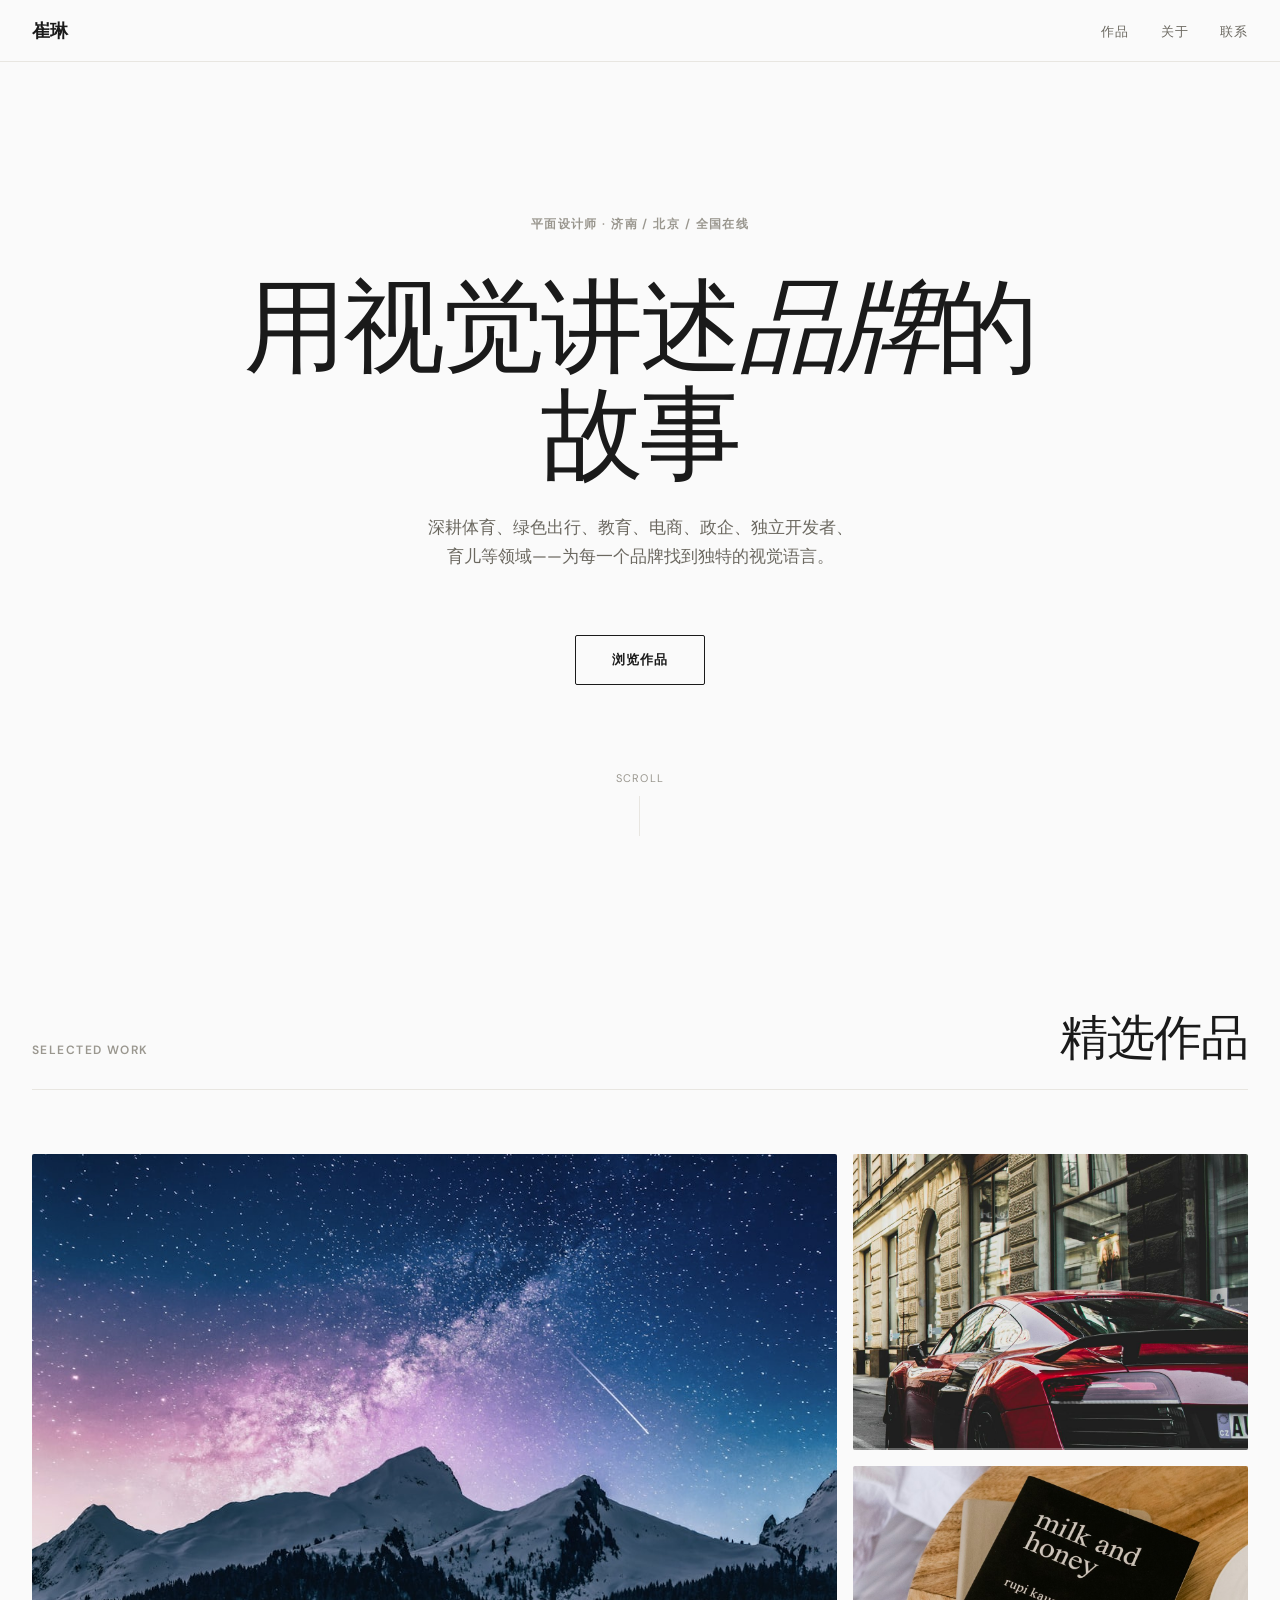
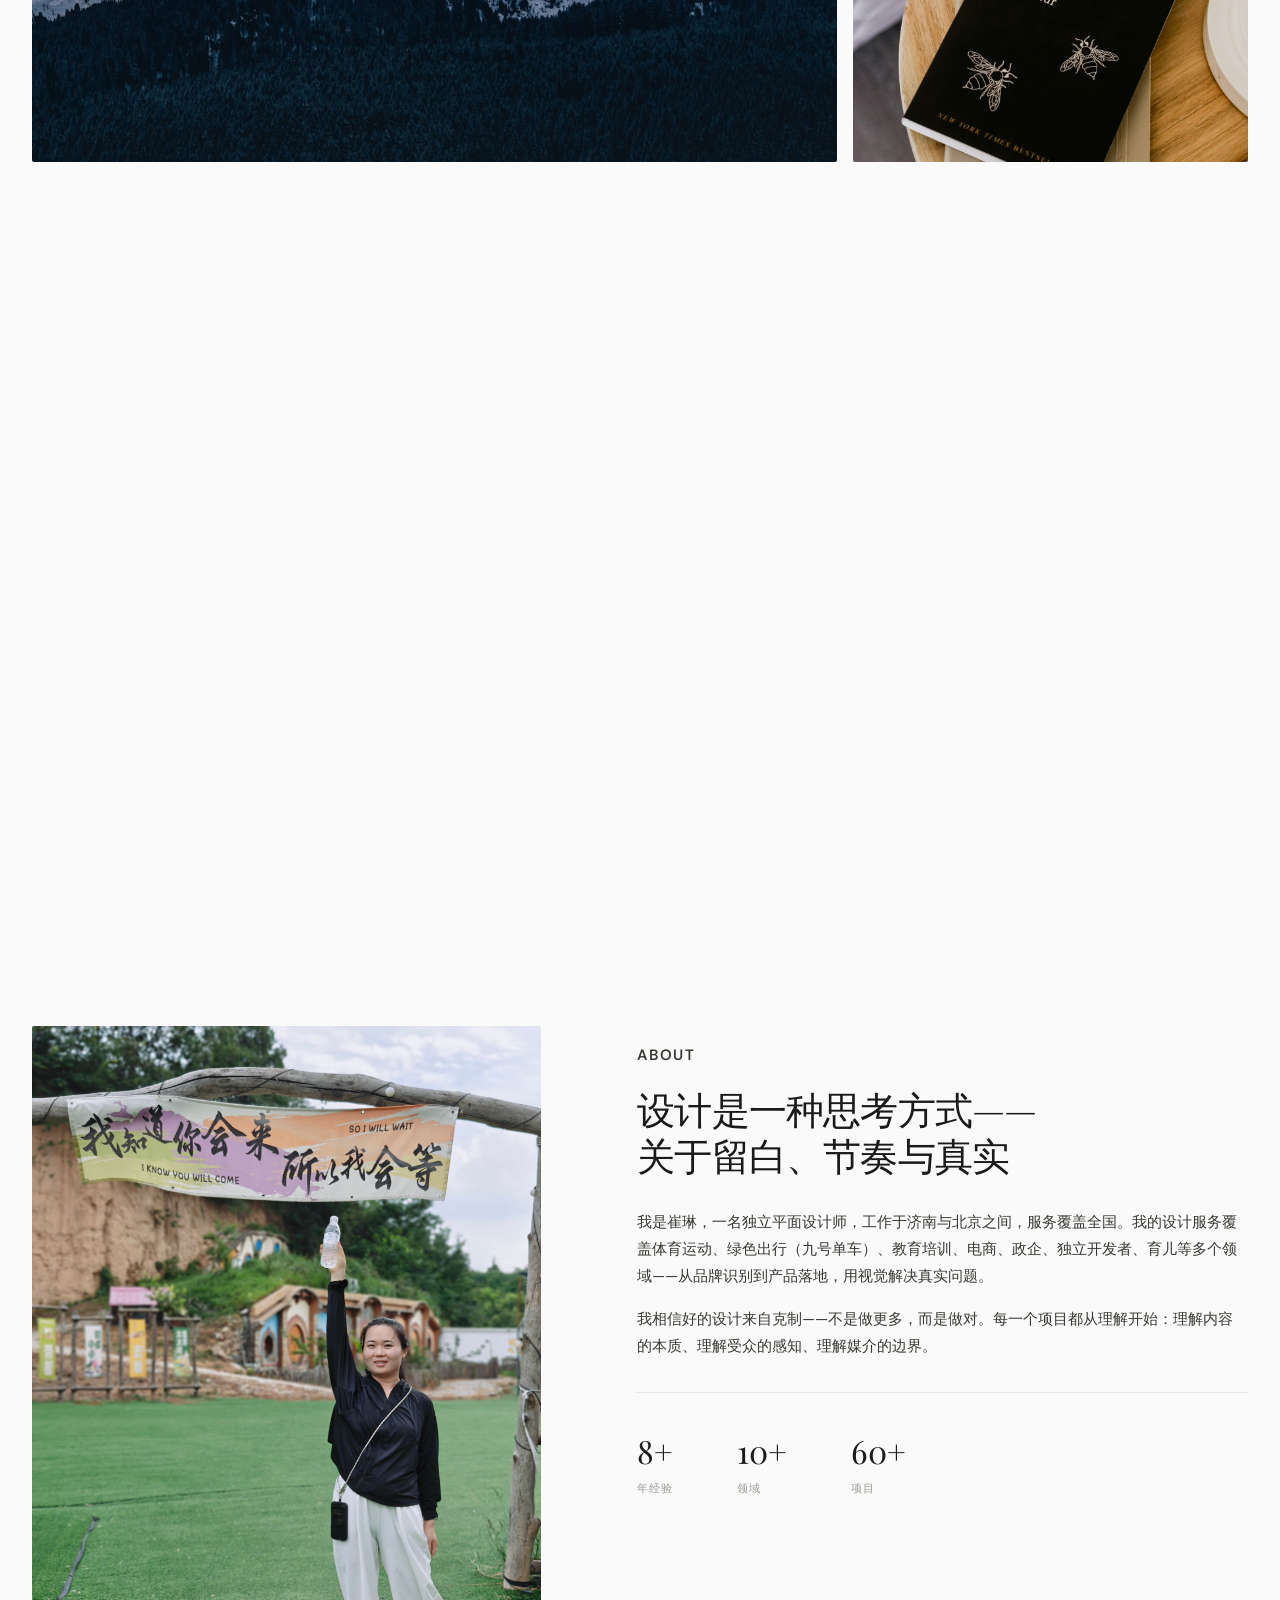
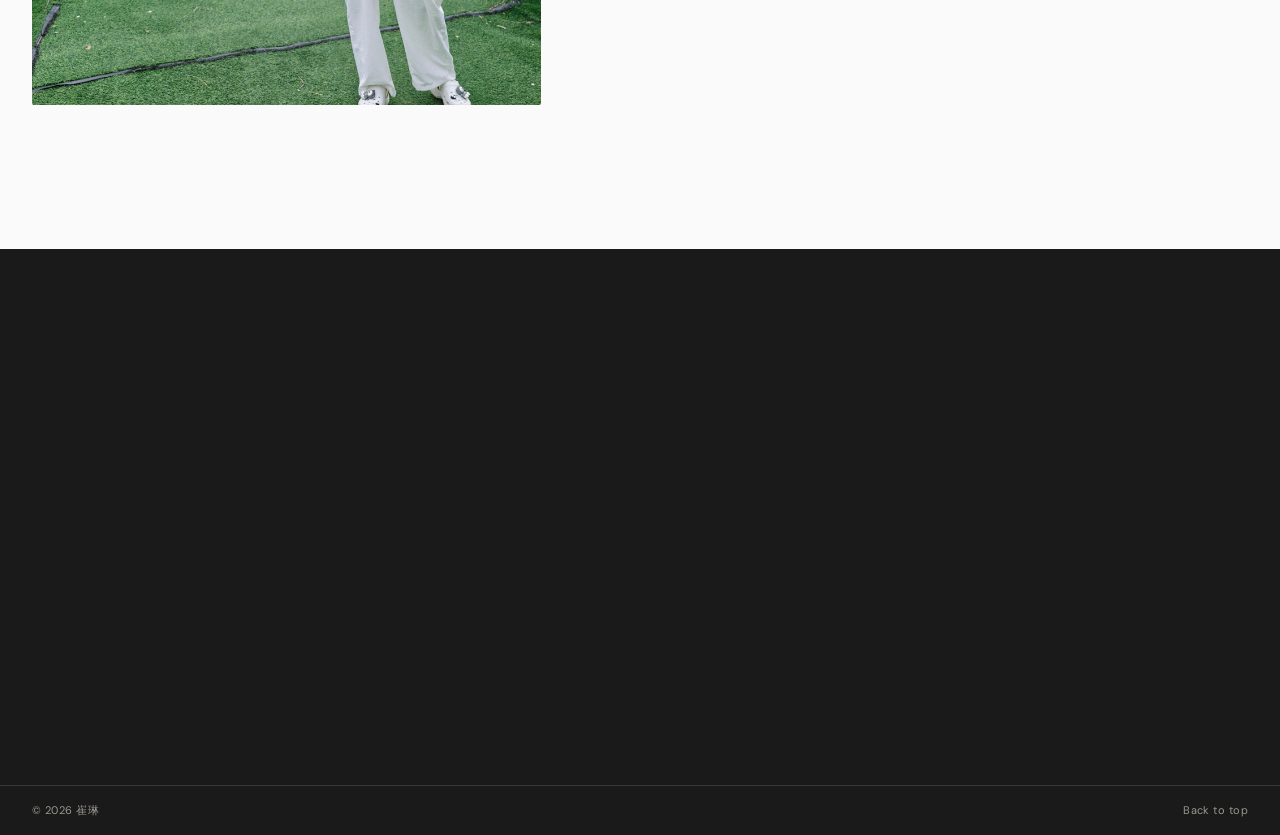
<file: index.html>
<!DOCTYPE html>
<html lang="zh-CN">
<head>
    <meta charset="UTF-8">
    <meta name="viewport" content="width=device-width, initial-scale=1.0">
    <title>崔琳 — 平面设计师</title>
    <link rel="icon" type="image/x-icon" href="static/assets/icons/favicon.ico">
    <link rel="icon" type="image/png" sizes="32x32" href="static/assets/icons/favicon-32.png">
    <link rel="icon" type="image/png" sizes="16x16" href="static/assets/icons/favicon-16.png">
    <link rel="apple-touch-icon" href="static/assets/icons/apple-touch-icon.png">
    <link rel="manifest" href="static/assets/icons/site.webmanifest">
    <meta name="description" content="崔琳 — 独立平面设计师，专注于品牌视觉、赛事设计、电商视觉、政企UI等领域，8年+经验，60+项目。">
    <meta property="og:title" content="崔琳 — 平面设计师">
    <meta property="og:description" content="用视觉讲述品牌的故事。深耕体育、绿色出行、教育、电商、政企等领域。">
    <meta property="og:type" content="website">
    <meta property="og:url" content="https://qlink.ai-trainer.fun">
    <meta name="twitter:card" content="summary_large_image">
    <link rel="canonical" href="https://qlink.ai-trainer.fun">
    <!-- preconnect 必须在字体 stylesheet 之前，才能对该请求生效 -->
    <link rel="preconnect" href="https://fonts.font.im">
    <!-- 替换 Google Fonts 为国内镜像，避免国内网络阻塞渲染 -->
    <link href="https://fonts.font.im/css2?family=Playfair+Display:ital,wght@0,400;0,600;1,400&family=DM+Sans:wght@400;500;600&display=swap" rel="stylesheet">
    <!-- preload LCP 首屏最大图（仅桌面端，移动端通过 CSS 条件加载） -->
    <link rel="preload" as="image" href="static/images/green/001-branding.jpg" media="(min-width: 601px)">
    <style>
        :root {
            --black: #1a1a1a;
            --white: #fafafa;
            --gray-100: #f5f5f3;
            --gray-200: #e8e6e1;
            --gray-400: #9a978f;
            --gray-600: #6b6860;
            --gray-800: #3a3832;
            --radius: 2px;
            --space-xs: 8px;
            --space-sm: 16px;
            --space-md: 32px;
            --space-lg: 64px;
            --space-xl: 96px;
            --space-2xl: 144px;
            --ease-out: cubic-bezier(0.25, 0.1, 0.25, 1);
            --duration: 600ms;
        }

        *, *::before, *::after {
            margin: 0;
            padding: 0;
            box-sizing: border-box;
        }

        html {
            scroll-behavior: smooth;
            font-size: 16px;
        }

        body {
            font-family: 'DM Sans', sans-serif;
            color: var(--black);
            background: var(--white);
            line-height: 1.6;
            -webkit-font-smoothing: antialiased;
            -moz-osx-font-smoothing: grayscale;
        }

        /* ===== NAV ===== */
        nav {
            position: fixed;
            top: 0;
            left: 0;
            right: 0;
            z-index: 100;
            display: flex;
            justify-content: space-between;
            align-items: center;
            padding: var(--space-sm) var(--space-md);
            background: rgba(250, 250, 250, 0.92);
            backdrop-filter: blur(12px);
            -webkit-backdrop-filter: blur(12px);
            border-bottom: 1px solid var(--gray-200);
        }

        .nav-logo {
            font-family: 'Playfair Display', serif;
            font-size: 1.125rem;
            font-weight: 600;
            letter-spacing: -0.02em;
            color: var(--black);
            text-decoration: none;
        }

        .nav-links {
            display: flex;
            gap: var(--space-md);
            list-style: none;
        }

        .nav-links a {
            font-size: 0.8125rem;
            font-weight: 500;
            letter-spacing: 0.06em;
            text-transform: uppercase;
            color: var(--gray-600);
            text-decoration: none;
            position: relative;
            transition: color var(--duration) var(--ease-out);
        }

        .nav-links a::after {
            content: '';
            position: absolute;
            bottom: -4px;
            left: 0;
            width: 0;
            height: 1px;
            background: var(--black);
            transition: width var(--duration) var(--ease-out);
        }

        .nav-links a:hover {
            color: var(--black);
        }

        .nav-links a:hover::after {
            width: 100%;
        }

        .nav-menu-btn {
            display: none;
            background: none;
            border: none;
            cursor: pointer;
            padding: var(--space-xs);
        }

        .nav-menu-btn span {
            display: block;
            width: 24px;
            height: 1.5px;
            background: var(--black);
            margin: 5px 0;
            transition: all 0.3s var(--ease-out);
        }

        /* ===== HERO ===== */
        .hero {
            min-height: 100vh;
            min-height: 100dvh;
            display: flex;
            flex-direction: column;
            justify-content: center;
            align-items: center;
            text-align: center;
            padding: var(--space-2xl) var(--space-md);
        }

        .hero-tag {
            font-size: 0.75rem;
            font-weight: 600;
            letter-spacing: 0.12em;
            text-transform: uppercase;
            color: var(--gray-400);
            margin-bottom: var(--space-md);
            opacity: 0;
            transform: translateY(20px);
        }

        .hero-title {
            font-family: 'Playfair Display', serif;
            font-size: clamp(3rem, 8vw, 7rem);
            font-weight: 400;
            line-height: 1.05;
            letter-spacing: -0.03em;
            color: var(--black);
            max-width: 800px;
            opacity: 0;
            transform: translateY(30px);
        }

        .hero-title em {
            font-style: italic;
            font-weight: 400;
        }

        .hero-sub {
            margin-top: var(--space-md);
            font-size: 1.0625rem;
            color: var(--gray-600);
            max-width: 440px;
            line-height: 1.7;
            opacity: 0;
            transform: translateY(20px);
        }

        .hero-cta {
            margin-top: var(--space-lg);
            opacity: 0;
            transform: translateY(20px);
        }

        .btn {
            display: inline-block;
            padding: 14px 36px;
            font-family: 'DM Sans', sans-serif;
            font-size: 0.8125rem;
            font-weight: 600;
            letter-spacing: 0.08em;
            text-transform: uppercase;
            text-decoration: none;
            border: 1.5px solid var(--black);
            border-radius: var(--radius);
            color: var(--black);
            background: transparent;
            cursor: pointer;
            transition: all 0.35s var(--ease-out);
        }

        .btn:hover {
            background: var(--black);
            color: var(--white);
        }

        .hero-scroll {
            position: absolute;
            bottom: var(--space-lg);
            display: flex;
            flex-direction: column;
            align-items: center;
            gap: var(--space-xs);
            opacity: 0;
        }

        .hero-scroll span {
            font-size: 0.6875rem;
            letter-spacing: 0.1em;
            text-transform: uppercase;
            color: var(--gray-400);
        }

        .scroll-line {
            width: 1px;
            height: 40px;
            background: var(--gray-200);
            position: relative;
            overflow: hidden;
        }

        .scroll-line::after {
            content: '';
            position: absolute;
            top: -100%;
            left: 0;
            width: 100%;
            height: 100%;
            background: var(--gray-600);
            animation: scrollDown 2s var(--ease-out) infinite;
        }

        @keyframes scrollDown {
            0% { top: -100%; }
            100% { top: 100%; }
        }

        /* ===== WORK GRID ===== */
        .work-section {
            padding: var(--space-xl) var(--space-md);
            max-width: 1280px;
            margin: 0 auto;
        }

        .section-header {
            display: flex;
            justify-content: space-between;
            align-items: baseline;
            margin-bottom: var(--space-lg);
            padding-bottom: var(--space-sm);
            border-bottom: 1px solid var(--gray-200);
        }

        .section-label {
            font-size: 0.75rem;
            font-weight: 600;
            letter-spacing: 0.12em;
            text-transform: uppercase;
            color: var(--gray-400);
        }

        .section-title {
            font-family: 'Playfair Display', serif;
            font-size: clamp(2rem, 4vw, 3rem);
            font-weight: 400;
            letter-spacing: -0.02em;
        }

        .work-grid {
            display: grid;
            grid-template-columns: repeat(3, 1fr);
            gap: var(--space-sm);
        }

        .work-item {
            position: relative;
            overflow: hidden;
            border-radius: var(--radius);
            cursor: pointer;
            aspect-ratio: 4 / 3;
            background: var(--gray-100);
        }

        .work-item:nth-child(1) {
            grid-column: span 2;
            grid-row: span 2;
            aspect-ratio: auto;
        }

        /* ===== CAROUSEL ===== */
        .carousel-inner {
            position: absolute;
            inset: 0;
            overflow: hidden;
        }

        .carousel-slide {
            position: absolute;
            inset: 0;
            width: 100%;
            height: 100%;
            object-fit: cover;
            opacity: 0;
            transform: scale(1.05);
            transition: opacity 0.8s var(--ease-out), transform 0.8s var(--ease-out);
        }

        .carousel-slide.active {
            opacity: 1;
            transform: scale(1);
        }

        .carousel-arrow {
            position: absolute;
            top: 50%;
            transform: translateY(-50%);
            z-index: 5;
            background: rgba(250,250,250,0.85);
            backdrop-filter: blur(4px);
            border: none;
            border-radius: 50%;
            width: 36px;
            height: 36px;
            font-size: 22px;
            cursor: pointer;
            opacity: 0;
            transition: opacity 0.3s var(--ease-out), transform 0.3s var(--ease-out);
            display: flex;
            align-items: center;
            justify-content: center;
            color: var(--black);
            line-height: 1;
        }

        .carousel-arrow:hover {
            background: var(--white);
        }

        .carousel-container:hover .carousel-arrow {
            opacity: 1;
        }

        .carousel-prev { left: 10px; }
        .carousel-next { right: 10px; }

        .carousel-indicators {
            position: absolute;
            bottom: 56px;
            left: 50%;
            transform: translateX(-50%);
            z-index: 5;
            display: flex;
            gap: 6px;
            opacity: 0;
            transition: opacity 0.3s var(--ease-out);
        }

        .carousel-container:hover .carousel-indicators {
            opacity: 1;
        }

        .carousel-dot {
            width: 20px;
            height: 3px;
            border-radius: 2px;
            background: rgba(250,250,250,0.4);
            cursor: pointer;
            transition: background 0.3s, width 0.3s var(--ease-out);
        }

        .carousel-dot.active {
            background: var(--white);
            width: 28px;
        }

        /* 自动轮播进度条 */
        .carousel-progress {
            position: absolute;
            bottom: 0;
            left: 0;
            height: 2px;
            background: rgba(250,250,250,0.3);
            z-index: 5;
            width: 100%;
        }

        .carousel-container:hover .carousel-progress {
            animation: progress 4s linear infinite;
        }

        @keyframes progress {
            0% { width: 0; }
            100% { width: 100%; }
        }

        /* ===== WORK OVERLAY ===== */
        .work-overlay {
            position: absolute;
            inset: 0;
            background: linear-gradient(to top, rgba(26,26,26,0.6) 0%, transparent 50%);
            opacity: 0;
            transition: opacity 0.5s var(--ease-out);
            display: flex;
            flex-direction: column;
            justify-content: flex-end;
            padding: var(--space-sm);
        }

        .work-item:hover .work-overlay {
            opacity: 1;
        }

        .work-overlay h3 {
            font-family: 'Playfair Display', serif;
            font-size: 1.25rem;
            font-weight: 400;
            color: var(--white);
        }

        .work-overlay p {
            font-size: 0.75rem;
            color: rgba(250,250,250,0.7);
            letter-spacing: 0.06em;
            text-transform: uppercase;
            margin-top: 4px;
        }

        /* ===== ABOUT ===== */
        .about-section {
            padding: var(--space-2xl) var(--space-md);
            max-width: 1280px;
            margin: 0 auto;
        }

        .about-grid {
            display: grid;
            grid-template-columns: 1fr 1.2fr;
            gap: var(--space-xl);
            align-items: start;
        }

        .about-portrait {
            aspect-ratio: 3 / 4;
            background: var(--gray-100);
            border-radius: var(--radius);
            overflow: hidden;
        }

        .about-portrait-img {
            width: 100%;
            height: 100%;
            object-fit: cover;
            display: block;
        }


        .about-content {
            padding-top: var(--space-sm);
        }

        .about-content .section-label {
            margin-bottom: var(--space-sm);
        }

        .about-content h2 {
            font-family: 'Playfair Display', serif;
            font-size: clamp(1.75rem, 3vw, 2.5rem);
            font-weight: 400;
            letter-spacing: -0.02em;
            line-height: 1.2;
            margin-bottom: var(--space-md);
        }

        .about-content p {
            font-size: 0.9375rem;
            line-height: 1.8;
            color: var(--gray-800);
            margin-bottom: var(--space-sm);
        }

        .about-stats {
            display: flex;
            gap: var(--space-lg);
            margin-top: var(--space-md);
            padding-top: var(--space-md);
            border-top: 1px solid var(--gray-200);
        }

        .stat-number {
            font-family: 'Playfair Display', serif;
            font-size: 2rem;
            font-weight: 400;
            color: var(--black);
        }

        .stat-label {
            font-size: 0.6875rem;
            letter-spacing: 0.08em;
            text-transform: uppercase;
            color: var(--gray-400);
            margin-top: 4px;
        }

        /* ===== CONTACT ===== */
        .contact-section {
            padding: var(--space-2xl) var(--space-md);
            text-align: center;
            background: var(--black);
            color: var(--white);
        }

        .contact-inner {
            max-width: 600px;
            margin: 0 auto;
        }

        .contact-section .section-label {
            color: var(--gray-400);
            margin-bottom: var(--space-sm);
        }

        .contact-section h2 {
            font-family: 'Playfair Display', serif;
            font-size: clamp(2rem, 5vw, 3.5rem);
            font-weight: 400;
            letter-spacing: -0.02em;
            line-height: 1.15;
            margin-bottom: var(--space-sm);
        }

        .contact-section h2 em {
            font-style: italic;
        }

        .contact-methods {
            display: flex;
            justify-content: center;
            gap: var(--space-lg);
            margin-top: var(--space-md);
            flex-wrap: wrap;
        }

        .contact-link {
            display: inline-flex;
            flex-direction: column;
            align-items: center;
            gap: 6px;
            text-decoration: none;
            transition: all 0.35s var(--ease-out);
        }

        .contact-link-label {
            font-size: 0.6875rem;
            letter-spacing: 0.1em;
            text-transform: uppercase;
            color: var(--gray-400);
        }

        .contact-link-value {
            font-size: 1rem;
            color: rgba(250,250,250,0.6);
            border-bottom: 1px solid rgba(250,250,250,0.3);
            padding-bottom: 2px;
            transition: all 0.35s var(--ease-out);
        }

        .contact-link:hover .contact-link-value {
            color: var(--white);
            border-color: var(--white);
        }

        .contact-socials {
            display: flex;
            justify-content: center;
            gap: var(--space-md);
            margin-top: var(--space-lg);
        }

        .contact-socials a {
            font-size: 0.75rem;
            letter-spacing: 0.06em;
            text-transform: uppercase;
            color: var(--gray-400);
            text-decoration: none;
            transition: color 0.35s var(--ease-out);
        }

        .contact-socials a:hover {
            color: var(--white);
        }

        /* ===== FOOTER ===== */
        footer {
            padding: var(--space-sm) var(--space-md);
            display: flex;
            justify-content: space-between;
            align-items: center;
            font-size: 0.6875rem;
            color: var(--gray-400);
            letter-spacing: 0.04em;
            background: var(--black);
            border-top: 1px solid var(--gray-800);
        }

        footer a {
            color: var(--gray-400);
            text-decoration: none;
        }

        footer a:hover {
            color: var(--white);
        }

        /* ===== ANIMATIONS ===== */
        .reveal {
            opacity: 0;
            transform: translateY(24px);
            transition: opacity var(--duration) var(--ease-out),
                        transform var(--duration) var(--ease-out);
        }

        body.loaded .reveal {
            opacity: 1;
            transform: translateY(0);
        }

        body.reveal-active .reveal {
            opacity: 0;
            transform: translateY(24px);
        }

        body.reveal-active .reveal.visible {
            opacity: 1;
            transform: translateY(0);
        }

        /* ===== RESPONSIVE ===== */
        @media (max-width: 900px) {
            .work-grid {
                grid-template-columns: repeat(2, 1fr);
            }

            .work-item:nth-child(1) {
                grid-column: span 2;
                grid-row: span 1;
                aspect-ratio: 16 / 9;
            }

            .about-grid {
                grid-template-columns: 1fr;
                gap: var(--space-md);
            }

            .about-portrait {
                aspect-ratio: 16 / 9;
            }

            .nav-links {
                display: none;
                position: fixed;
                inset: 0;
                background: rgba(250,250,250,0.98);
                backdrop-filter: blur(12px);
                -webkit-backdrop-filter: blur(12px);
                flex-direction: column;
                justify-content: center;
                align-items: center;
                gap: var(--space-md);
            }

            .nav-links.open {
                display: flex;
            }

            .nav-links.open a {
                font-size: 1.25rem;
                letter-spacing: 0.04em;
            }

            .nav-menu-btn {
                display: block;
                z-index: 200;
            }

            .nav-menu-btn.active span:nth-child(1) {
                transform: rotate(45deg) translate(4px, 4px);
            }

            .nav-menu-btn.active span:nth-child(2) {
                opacity: 0;
            }

            .nav-menu-btn.active span:nth-child(3) {
                transform: rotate(-45deg) translate(5px, -5px);
            }
        }

        @media (max-width: 600px) {
            .work-grid {
                grid-template-columns: 1fr;
            }

            .work-item:nth-child(1) {
                grid-column: span 1;
                aspect-ratio: 16 / 9;
            }

            .about-stats {
                gap: var(--space-md);
            }

            .contact-socials {
                flex-wrap: wrap;
                gap: var(--space-sm);
            }

            footer {
                flex-direction: column;
                gap: var(--space-xs);
                text-align: center;
            }

            /* Mobile: reduce hero height so content is visible sooner */
            .hero {
                min-height: 75vh;
                min-height: 75dvh;
                padding: var(--space-xl) var(--space-md) var(--space-lg);
            }

            .hero-scroll {
                display: none;
            }

            .hero-title {
                font-size: clamp(2rem, 10vw, 3.5rem);
            }

            .hero-sub {
                font-size: 0.9375rem;
                max-width: 320px;
            }

            /* Mobile: compact section padding */
            .work-section,
            .about-section,
            .contact-section {
                padding-left: var(--space-sm);
                padding-right: var(--space-sm);
            }

            .work-section {
                padding-top: var(--space-lg);
                padding-bottom: var(--space-lg);
            }

            .about-section {
                padding-top: var(--space-lg);
                padding-bottom: var(--space-lg);
            }

            .contact-section {
                padding-top: var(--space-lg);
                padding-bottom: var(--space-lg);
            }

            .stat-number {
                font-size: 1.5rem;
            }

            .stat-label {
                font-size: 0.625rem;
            }
        }

        /* ===== REDUCED MOTION ===== */
        @media (prefers-reduced-motion: reduce) {
            *, *::before, *::after {
                animation-duration: 0.01ms !important;
                animation-iteration-count: 1 !important;
                transition-duration: 0.01ms !important;
            }
            .reveal {
                opacity: 1;
                transform: none;
            }
            .carousel-slide {
                opacity: 0;
                transform: none;
            }
            .carousel-slide.active {
                opacity: 1;
            }
        }
    </style>
</head>
<body>

    <!-- NAV -->
    <nav>
        <a href="/" class="nav-logo">崔琳</a>
        <button class="nav-menu-btn" aria-label="Menu">
            <span></span>
            <span></span>
            <span></span>
        </button>
        <ul class="nav-links">
            <li><a href="#work">作品</a></li>
            <li><a href="#about">关于</a></li>
            <li><a href="#contact">联系</a></li>
        </ul>
    </nav>

    <!-- HERO -->
    <section class="hero">
        <p class="hero-tag">平面设计师 &middot; 济南 / 北京 / 全国在线</p>
        <h1 class="hero-title">用视觉讲述<em>品牌</em>的故事</h1>
        <p class="hero-sub">深耕体育、绿色出行、教育、电商、政企、独立开发者、育儿等领域——为每一个品牌找到独特的视觉语言。</p>
        <div class="hero-cta">
            <a href="#work" class="btn">浏览作品</a>
        </div>
        <div class="hero-scroll">
            <span>Scroll</span>
            <div class="scroll-line"></div>
        </div>
    </section>

    <!-- WORK -->
    <section class="work-section" id="work">
        <div class="section-header reveal">
            <span class="section-label">Selected Work</span>
            <span class="section-title">精选作品</span>
        </div>
        <div class="work-grid" id="work-grid">
            <!-- 作品项将通过 JavaScript 动态插入 -->
        </div>
    </section>

    <!-- ABOUT -->
    <section class="about-section" id="about">
        <div class="about-grid">
            <div class="about-portrait reveal">
                <img class="about-portrait-img" src="static/images/avatar/avatar-compressed.png" alt="崔琳" width="600" height="800" loading="lazy">
            </div>
            <div class="about-content reveal">
                <p class="section-label">About</p>
                <h2>设计是一种思考方式——<br>关于留白、节奏与真实</h2>
                <p>我是崔琳，一名独立平面设计师，工作于济南与北京之间，服务覆盖全国。我的设计服务覆盖体育运动、绿色出行（九号单车）、教育培训、电商、政企、独立开发者、育儿等多个领域——从品牌识别到产品落地，用视觉解决真实问题。</p>
                <p>我相信好的设计来自克制——不是做更多，而是做对。每一个项目都从理解开始：理解内容的本质、理解受众的感知、理解媒介的边界。</p>
                <div class="about-stats">
                    <div>
                        <div class="stat-number">8+</div>
                        <div class="stat-label">年经验</div>
                    </div>
                    <div>
                        <div class="stat-number">10+</div>
                        <div class="stat-label">领域</div>
                    </div>
                    <div>
                        <div class="stat-number">60+</div>
                        <div class="stat-label">项目</div>
                    </div>
                </div>
            </div>
        </div>
    </section>

    <!-- CONTACT -->
    <section class="contact-section" id="contact">
        <div class="contact-inner reveal">
            <p class="section-label">Get in Touch</p>
            <h2>有一个项目，<br>想要<em>一起做点好的</em>？</h2>
            <div class="contact-methods">
                <a href="mailto:qlink@foxmail.com" class="contact-link" target="_blank" rel="noopener">
                    <span class="contact-link-label">邮箱</span>
                    <span class="contact-link-value">qlink@foxmail.com</span>
                </a>
                <a href="https://www.feishu.cn/invitation/page/add_contact/?token=553u9da3-e4da-47c2-81b4-06b7bedce1e3&amp;unique_id=n28U-5SdRQkY5pWni5u_4Q==" class="contact-link" target="_blank" rel="noopener">
                    <span class="contact-link-label">飞书</span>
                    <span class="contact-link-value">添加好友</span>
                </a>
            </div>
        </div>
    </section>

    <!-- FOOTER -->
    <footer>
        <span>&copy; 2026 崔琳</span>
        <a href="#work">Back to top</a>
    </footer>

    <script>
        // 页面加载完成，触发 reveal 动画
        document.body.classList.add('loaded');
        requestAnimationFrame(() => {
            document.body.classList.remove('loaded');
            document.body.classList.add('reveal-active');
        });

        // 渲染作品网格
        async function loadWorks() {
            const workGrid = document.getElementById('work-grid');
            if (!workGrid) return;

            let worksData;
            try {
                const res = await fetch('data/data.json');
                worksData = await res.json();
            } catch (error) {
                workGrid.innerHTML = `<div class="work-item" style="grid-column: span 2; text-align:center; padding: 4rem 0;"><p style="font-size:1.1rem; color: var(--gray-400);">作品加载失败，请刷新重试。</p></div>`;
                return;
            }

            workGrid.innerHTML = worksData.map((group, groupIndex) => {
                const gridStyle = group.span === '2x2'
                    ? 'grid-column: span 2; grid-row: span 2; aspect-ratio: auto;'
                    : '';

                const isCarousel = group.works.length > 1;

                // 首个 group 的首张图用 eager（已 preload），其余用 lazy
                const slides = group.works.map((w, i) => {
                    const imgPath = w.image.startsWith('static/') ? './' + w.image : w.image;
                    const isFirstVisible = groupIndex === 0 && i === 0;
                    const loadAttr = isFirstVisible ? 'loading="eager"' : 'loading="lazy"';
                    return `<img class="carousel-slide${i === 0 ? ' active' : ''}" src="${imgPath}" alt="${w.title}" ${loadAttr}>`;
                }).join('');

                const indicators = isCarousel
                    ? `<div class="carousel-indicators">${
                        group.works.map((_, i) =>
                            `<span class="carousel-dot${i === 0 ? ' active' : ''}" data-index="${i}"></span>`
                        ).join('')
                      }</div>
                      <div class="carousel-progress"></div>`
                    : '';

                const arrows = isCarousel
                    ? `<button class="carousel-arrow carousel-prev" data-dir="prev" aria-label="上一张">&#8249;</button>
                       <button class="carousel-arrow carousel-next" data-dir="next" aria-label="下一张">&#8250;</button>`
                    : '';

                return `
                <div class="work-item reveal carousel-container" data-current="0" data-count="${group.works.length}" style="${gridStyle}">
                    <div class="carousel-inner">
                        ${slides}
                    </div>
                    ${arrows}
                    ${indicators}
                    <div class="work-overlay">
                        <h3>${group.category}</h3>
                        <p>${group.categoryDesc}</p>
                    </div>
                </div>`;
            }).join('');

            // 观察新插入的作品元素
            window.observeReveals(workGrid);

            // 绑定轮播事件
            document.querySelectorAll('.carousel-container').forEach(container => {
                const dots = container.querySelectorAll('.carousel-dot');
                const slides = container.querySelectorAll('.carousel-slide');
                const totalCount = slides.length;

                if (totalCount <= 1) return;

                let autoTimer = null;

                container.querySelectorAll('.carousel-arrow').forEach(btn => {
                    btn.addEventListener('click', e => {
                        e.stopPropagation();
                        resetAutoPlay();
                        let current = parseInt(container.dataset.current);
                        if (btn.dataset.dir === 'next') {
                            current = (current + 1) % totalCount;
                        } else {
                            current = (current - 1 + totalCount) % totalCount;
                        }
                        updateSlide(current);
                    });
                });

                dots.forEach(dot => {
                    dot.addEventListener('click', e => {
                        e.stopPropagation();
                        resetAutoPlay();
                        updateSlide(parseInt(dot.dataset.index));
                    });
                });

                container.addEventListener('mouseenter', pauseAutoPlay);
                container.addEventListener('mouseleave', resumeAutoPlay);

                function updateSlide(index) {
                    container.dataset.current = index;
                    slides.forEach((s, i) => s.classList.toggle('active', i === index));
                    dots.forEach((d, i) => d.classList.toggle('active', i === index));
                }

                function startAutoPlay() {
                    autoTimer = setInterval(() => {
                        let current = (parseInt(container.dataset.current) + 1) % totalCount;
                        updateSlide(current);
                    }, 4000);
                }

                function pauseAutoPlay() {
                    clearInterval(autoTimer);
                }

                function resumeAutoPlay() {
                    clearInterval(autoTimer);
                    startAutoPlay();
                }

                function resetAutoPlay() {
                    pauseAutoPlay();
                    startAutoPlay();
                }

                startAutoPlay();
            });
        }

        // Scroll reveal
        const observer = new IntersectionObserver((entries) => {
            entries.forEach(entry => {
                if (entry.isIntersecting) {
                    entry.target.classList.add('visible');
                }
            });
        }, { threshold: 0.1, rootMargin: '0px 0px -40px 0px' });

        document.querySelectorAll('.reveal').forEach(el => observer.observe(el));

        window.observeReveals = function(container) {
            container.querySelectorAll('.reveal').forEach(el => observer.observe(el));
        };

        loadWorks();

        // Hero entrance animation
        const heroEls = document.querySelectorAll('.hero-tag, .hero-title, .hero-sub, .hero-cta, .hero-scroll');
        heroEls.forEach((el, i) => {
            setTimeout(() => {
                el.style.transition = 'opacity 800ms cubic-bezier(0.25,0.1,0.25,1), transform 800ms cubic-bezier(0.25,0.1,0.25,1)';
                el.style.opacity = '1';
                el.style.transform = 'translateY(0)';
            }, 200 + i * 150);
        });

        // Mobile menu toggle
        const menuBtn = document.querySelector('.nav-menu-btn');
        const navLinks = document.querySelector('.nav-links');

        menuBtn.addEventListener('click', () => {
            menuBtn.classList.toggle('active');
            navLinks.classList.toggle('open');
        });

        navLinks.querySelectorAll('a').forEach(link => {
            link.addEventListener('click', () => {
                menuBtn.classList.remove('active');
                navLinks.classList.remove('open');
            });
        });

        // Smooth scroll for nav
        document.querySelectorAll('a[href^="#"]').forEach(anchor => {
            anchor.addEventListener('click', function(e) {
                e.preventDefault();
                const target = document.querySelector(this.getAttribute('href'));
                if (target) {
                    target.scrollIntoView({ behavior: 'smooth', block: 'start' });
                }
            });
        });
    </script>
</body>
</html>
</file>
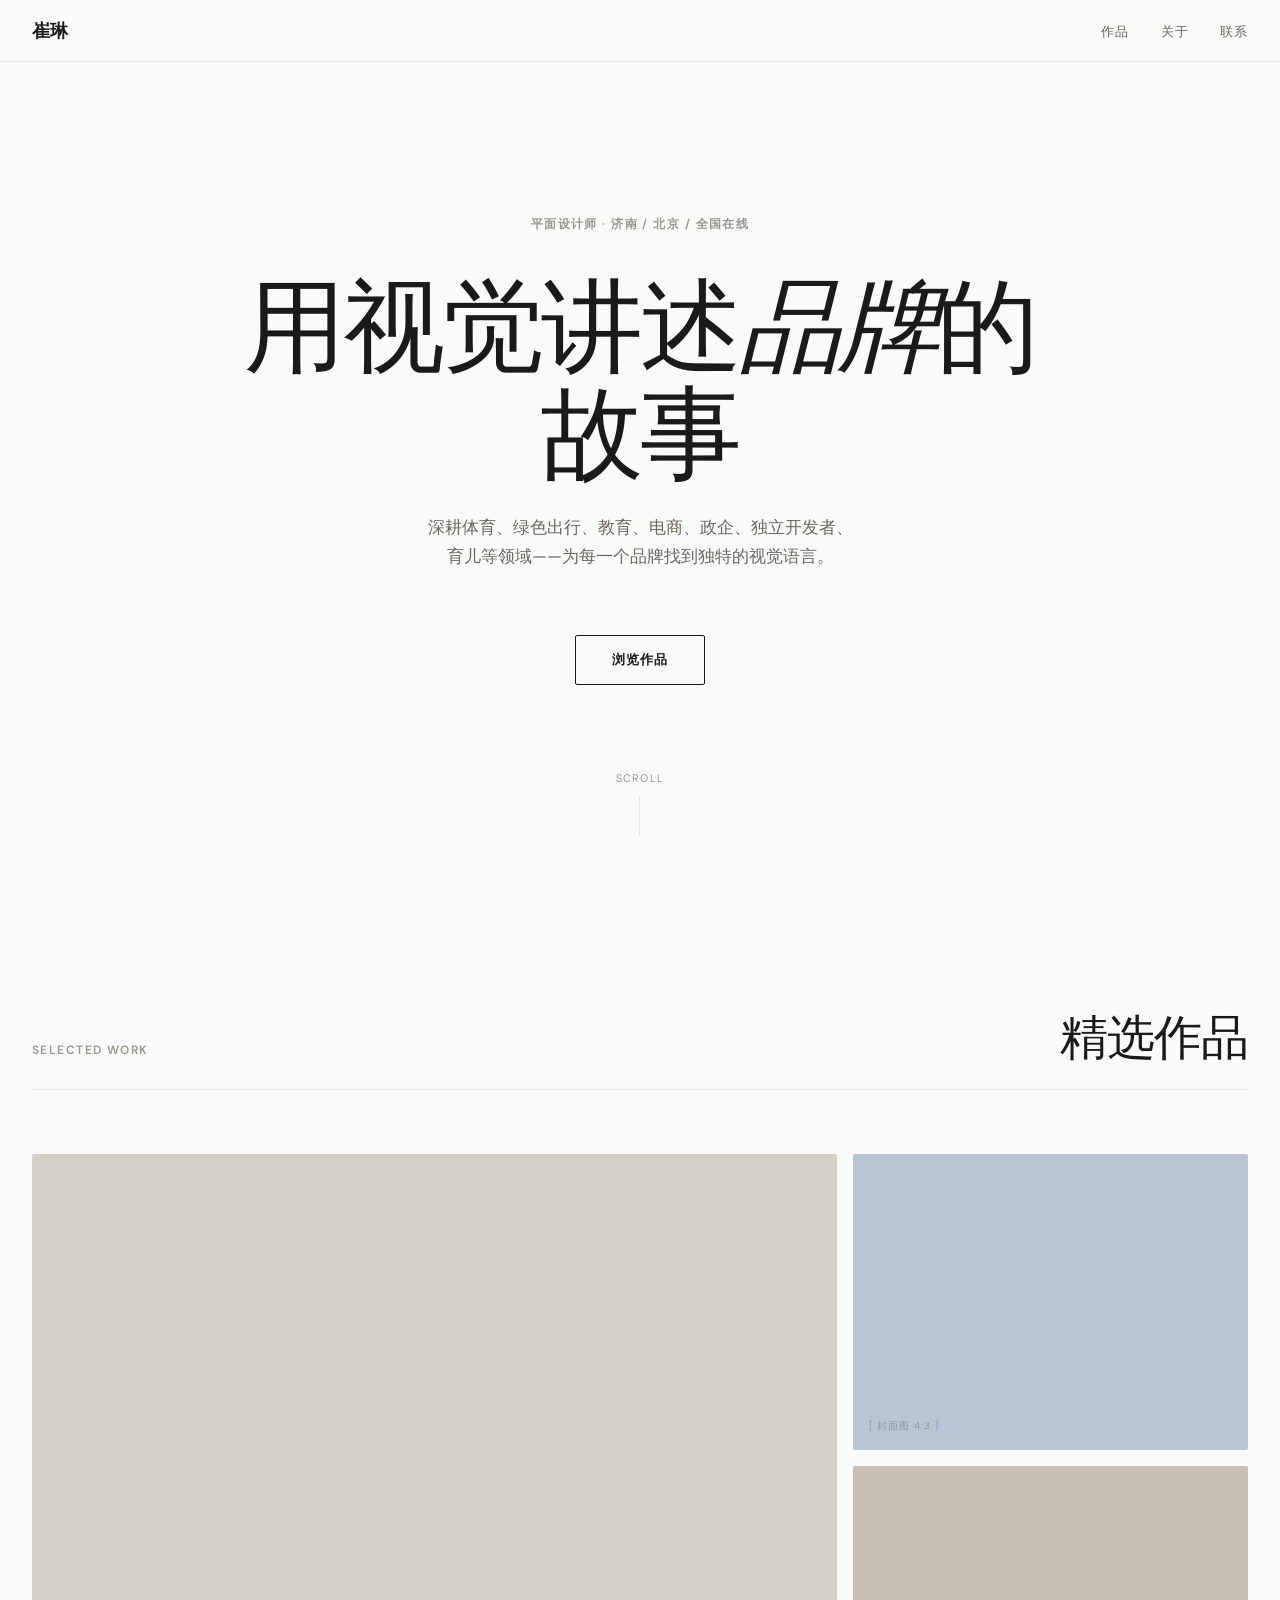
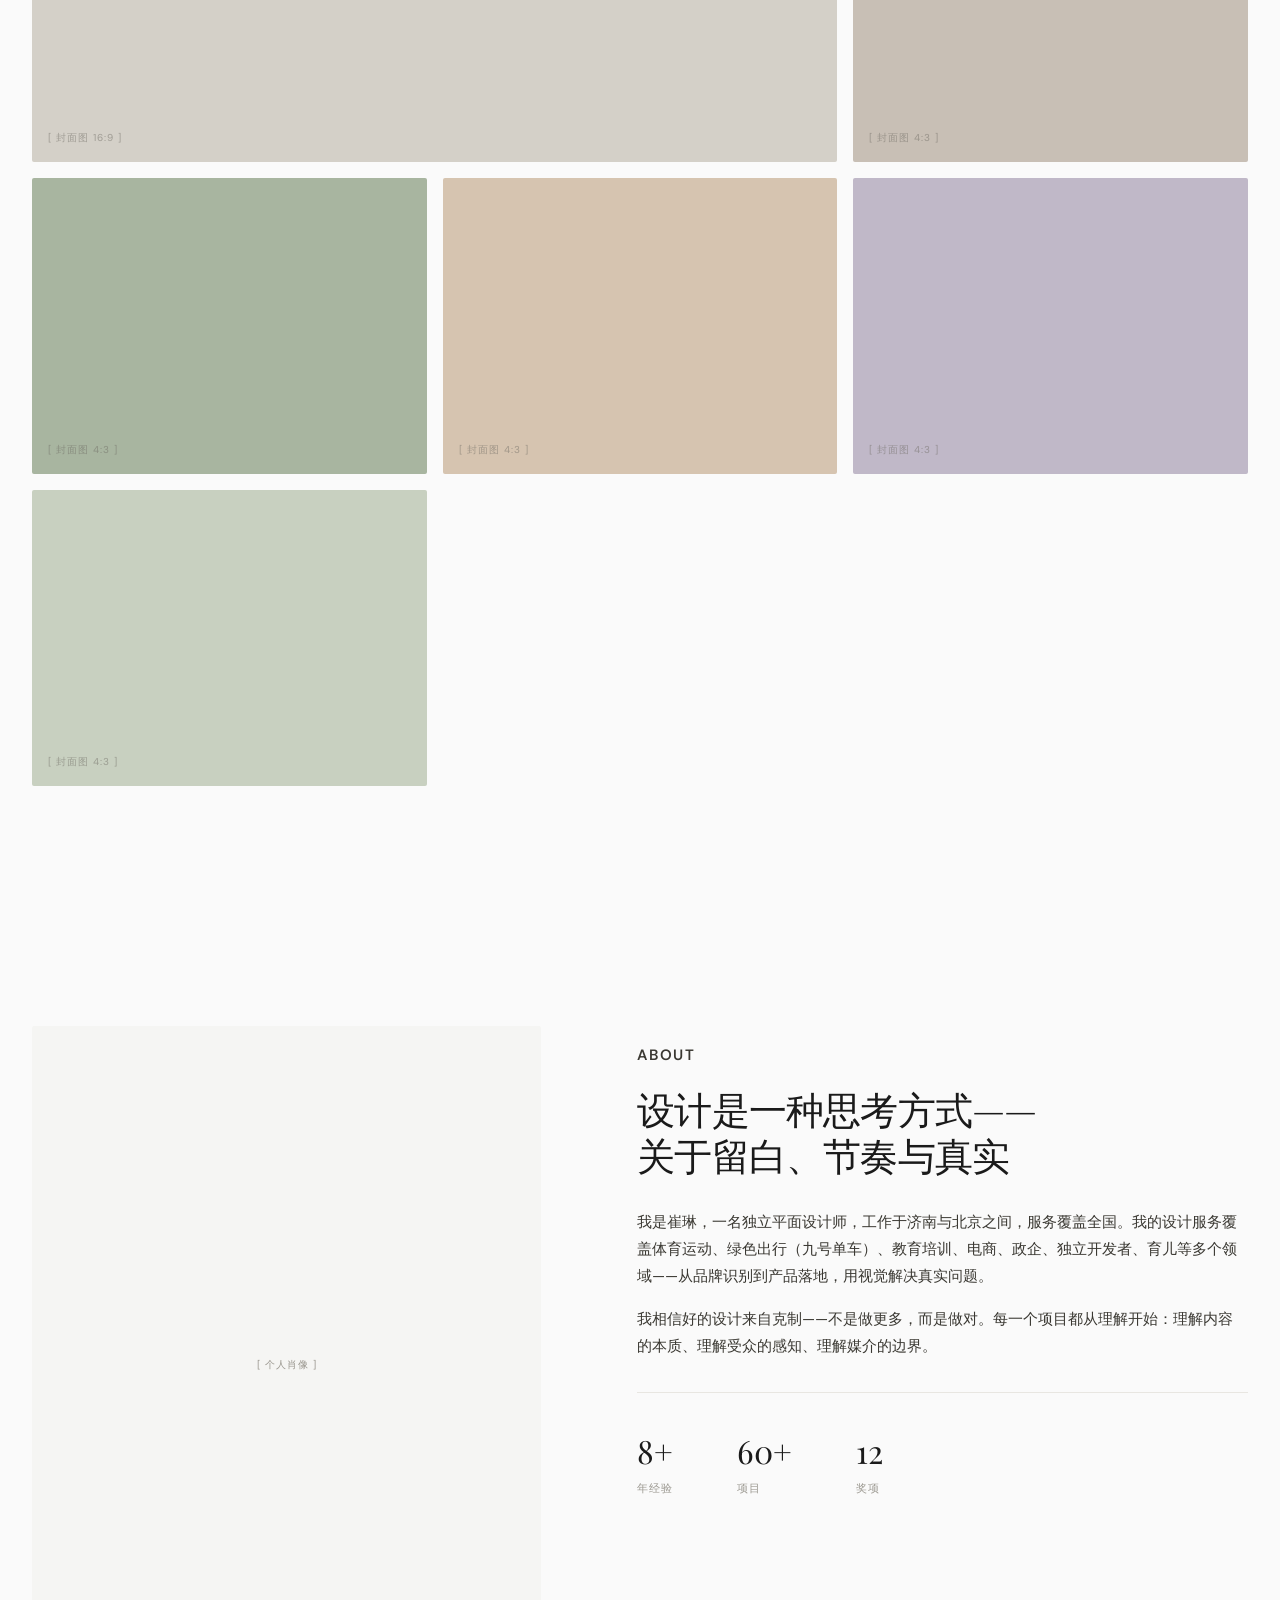
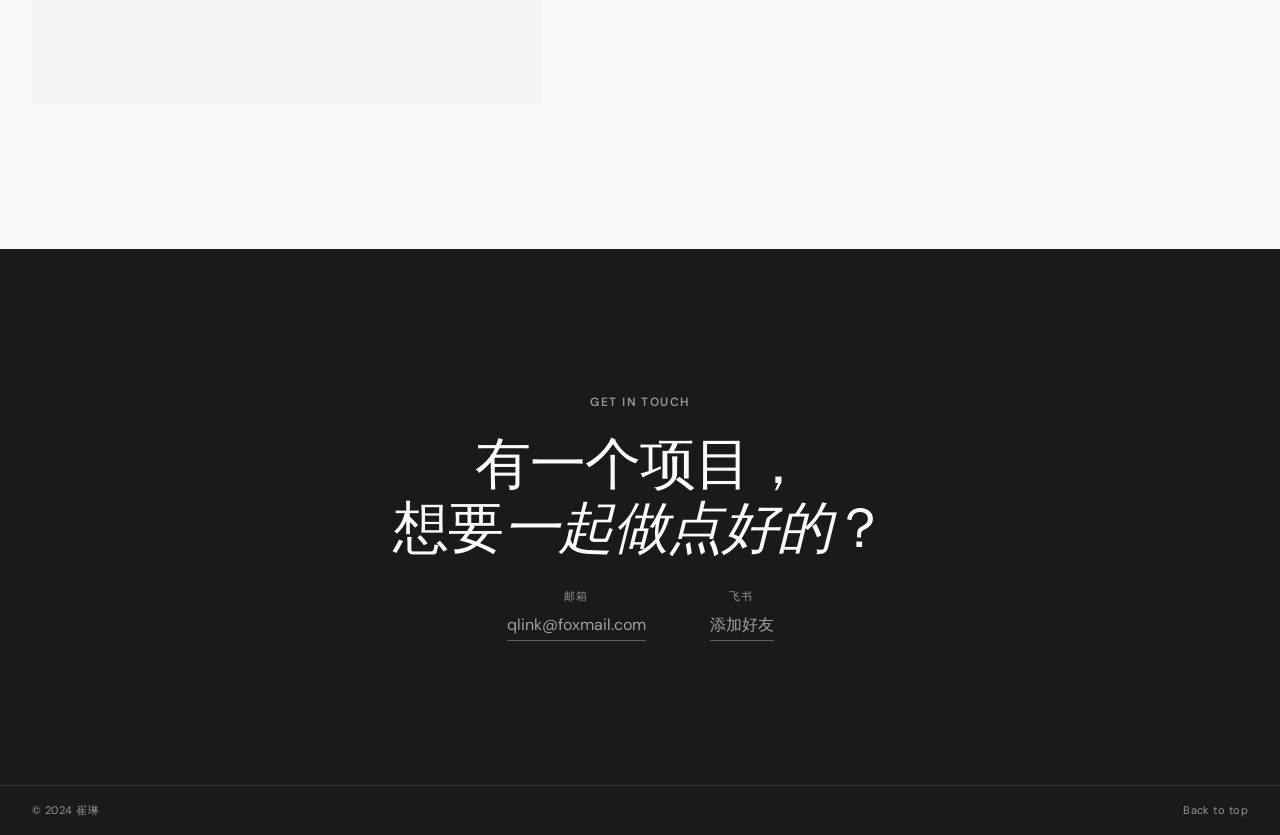
<file: portfolio.html>
<!DOCTYPE html>
<html lang="zh-CN">
<head>
    <meta charset="UTF-8">
    <meta name="viewport" content="width=device-width, initial-scale=1.0">
    <title>崔琳 — 平面设计师</title>
    <link href="https://fonts.googleapis.com/css2?family=Playfair+Display:ital,wght@0,400;0,600;1,400&family=DM+Sans:wght@400;500;600&display=swap" rel="stylesheet">
    <style>
        :root {
            --black: #1a1a1a;
            --white: #fafafa;
            --gray-100: #f5f5f3;
            --gray-200: #e8e6e1;
            --gray-400: #9a978f;
            --gray-600: #6b6860;
            --gray-800: #3a3832;
            --radius: 2px;
            --space-xs: 8px;
            --space-sm: 16px;
            --space-md: 32px;
            --space-lg: 64px;
            --space-xl: 96px;
            --space-2xl: 144px;
            --ease-out: cubic-bezier(0.25, 0.1, 0.25, 1);
            --duration: 600ms;
        }

        *, *::before, *::after {
            margin: 0;
            padding: 0;
            box-sizing: border-box;
        }

        html {
            scroll-behavior: smooth;
            font-size: 16px;
        }

        body {
            font-family: 'DM Sans', sans-serif;
            color: var(--black);
            background: var(--white);
            line-height: 1.6;
            -webkit-font-smoothing: antialiased;
            -moz-osx-font-smoothing: grayscale;
        }

        /* ===== NAV ===== */
        nav {
            position: fixed;
            top: 0;
            left: 0;
            right: 0;
            z-index: 100;
            display: flex;
            justify-content: space-between;
            align-items: center;
            padding: var(--space-sm) var(--space-md);
            background: rgba(250, 250, 250, 0.92);
            backdrop-filter: blur(12px);
            -webkit-backdrop-filter: blur(12px);
            border-bottom: 1px solid var(--gray-200);
        }

        .nav-logo {
            font-family: 'Playfair Display', serif;
            font-size: 1.125rem;
            font-weight: 600;
            letter-spacing: -0.02em;
            color: var(--black);
            text-decoration: none;
        }

        .nav-links {
            display: flex;
            gap: var(--space-md);
            list-style: none;
        }

        .nav-links a {
            font-size: 0.8125rem;
            font-weight: 500;
            letter-spacing: 0.06em;
            text-transform: uppercase;
            color: var(--gray-600);
            text-decoration: none;
            position: relative;
            transition: color var(--duration) var(--ease-out);
        }

        .nav-links a::after {
            content: '';
            position: absolute;
            bottom: -4px;
            left: 0;
            width: 0;
            height: 1px;
            background: var(--black);
            transition: width var(--duration) var(--ease-out);
        }

        .nav-links a:hover {
            color: var(--black);
        }

        .nav-links a:hover::after {
            width: 100%;
        }

        .nav-menu-btn {
            display: none;
            background: none;
            border: none;
            cursor: pointer;
            padding: var(--space-xs);
        }

        .nav-menu-btn span {
            display: block;
            width: 24px;
            height: 1.5px;
            background: var(--black);
            margin: 5px 0;
            transition: all 0.3s var(--ease-out);
        }

        /* ===== HERO ===== */
        .hero {
            min-height: 100vh;
            display: flex;
            flex-direction: column;
            justify-content: center;
            align-items: center;
            text-align: center;
            padding: var(--space-2xl) var(--space-md);
        }

        .hero-tag {
            font-size: 0.75rem;
            font-weight: 600;
            letter-spacing: 0.12em;
            text-transform: uppercase;
            color: var(--gray-400);
            margin-bottom: var(--space-md);
            opacity: 0;
            transform: translateY(20px);
        }

        .hero-title {
            font-family: 'Playfair Display', serif;
            font-size: clamp(3rem, 8vw, 7rem);
            font-weight: 400;
            line-height: 1.05;
            letter-spacing: -0.03em;
            color: var(--black);
            max-width: 800px;
            opacity: 0;
            transform: translateY(30px);
        }

        .hero-title em {
            font-style: italic;
            font-weight: 400;
        }

        .hero-sub {
            margin-top: var(--space-md);
            font-size: 1.0625rem;
            color: var(--gray-600);
            max-width: 440px;
            line-height: 1.7;
            opacity: 0;
            transform: translateY(20px);
        }

        .hero-cta {
            margin-top: var(--space-lg);
            opacity: 0;
            transform: translateY(20px);
        }

        .btn {
            display: inline-block;
            padding: 14px 36px;
            font-family: 'DM Sans', sans-serif;
            font-size: 0.8125rem;
            font-weight: 600;
            letter-spacing: 0.08em;
            text-transform: uppercase;
            text-decoration: none;
            border: 1.5px solid var(--black);
            border-radius: var(--radius);
            color: var(--black);
            background: transparent;
            cursor: pointer;
            transition: all 0.35s var(--ease-out);
        }

        .btn:hover {
            background: var(--black);
            color: var(--white);
        }

        .hero-scroll {
            position: absolute;
            bottom: var(--space-lg);
            display: flex;
            flex-direction: column;
            align-items: center;
            gap: var(--space-xs);
            opacity: 0;
        }

        .hero-scroll span {
            font-size: 0.6875rem;
            letter-spacing: 0.1em;
            text-transform: uppercase;
            color: var(--gray-400);
        }

        .scroll-line {
            width: 1px;
            height: 40px;
            background: var(--gray-200);
            position: relative;
            overflow: hidden;
        }

        .scroll-line::after {
            content: '';
            position: absolute;
            top: -100%;
            left: 0;
            width: 100%;
            height: 100%;
            background: var(--gray-600);
            animation: scrollDown 2s var(--ease-out) infinite;
        }

        @keyframes scrollDown {
            0% { top: -100%; }
            100% { top: 100%; }
        }

        /* ===== WORK GRID ===== */
        .work-section {
            padding: var(--space-xl) var(--space-md);
            max-width: 1280px;
            margin: 0 auto;
        }

        .section-header {
            display: flex;
            justify-content: space-between;
            align-items: baseline;
            margin-bottom: var(--space-lg);
            padding-bottom: var(--space-sm);
            border-bottom: 1px solid var(--gray-200);
        }

        .section-label {
            font-size: 0.75rem;
            font-weight: 600;
            letter-spacing: 0.12em;
            text-transform: uppercase;
            color: var(--gray-400);
        }

        .section-title {
            font-family: 'Playfair Display', serif;
            font-size: clamp(2rem, 4vw, 3rem);
            font-weight: 400;
            letter-spacing: -0.02em;
        }

        .work-grid {
            display: grid;
            grid-template-columns: repeat(3, 1fr);
            gap: var(--space-sm);
        }

        .work-item {
            position: relative;
            overflow: hidden;
            border-radius: var(--radius);
            cursor: pointer;
            aspect-ratio: 4 / 3;
            background: var(--gray-100);
        }

        .work-item:nth-child(1) {
            grid-column: span 2;
            grid-row: span 2;
            aspect-ratio: auto;
        }

        .work-thumb {
            width: 100%;
            height: 100%;
            object-fit: cover;
            transition: transform 0.8s var(--ease-out);
        }

        .work-placeholder {
            width: 100%;
            height: 100%;
            display: flex;
            flex-direction: column;
            justify-content: flex-end;
            padding: var(--space-sm);
            transition: transform 0.8s var(--ease-out);
        }

        .work-item:hover .work-placeholder {
            transform: scale(1.03);
        }

        .work-overlay {
            position: absolute;
            inset: 0;
            background: linear-gradient(to top, rgba(26,26,26,0.6) 0%, transparent 50%);
            opacity: 0;
            transition: opacity 0.5s var(--ease-out);
            display: flex;
            flex-direction: column;
            justify-content: flex-end;
            padding: var(--space-sm);
        }

        .work-item:hover .work-overlay {
            opacity: 1;
        }

        .work-overlay h3 {
            font-family: 'Playfair Display', serif;
            font-size: 1.25rem;
            font-weight: 400;
            color: var(--white);
        }

        .work-overlay p {
            font-size: 0.75rem;
            color: rgba(250,250,250,0.7);
            letter-spacing: 0.06em;
            text-transform: uppercase;
            margin-top: 4px;
        }

        .work-cat-1 { background: #d4d0c8; }
        .work-cat-2 { background: #b8c5d6; }
        .work-cat-3 { background: #c8bfb5; }
        .work-cat-4 { background: #a8b5a0; }
        .work-cat-5 { background: #d6c4b0; }
        .work-cat-6 { background: #c0b8c8; }

        .work-placeholder-label {
            font-size: 0.625rem;
            letter-spacing: 0.1em;
            text-transform: uppercase;
            color: var(--gray-600);
            opacity: 0.5;
        }

        /* ===== ABOUT ===== */
        .about-section {
            padding: var(--space-2xl) var(--space-md);
            max-width: 1280px;
            margin: 0 auto;
        }

        .about-grid {
            display: grid;
            grid-template-columns: 1fr 1.2fr;
            gap: var(--space-xl);
            align-items: start;
        }

        .about-portrait {
            aspect-ratio: 3 / 4;
            background: var(--gray-100);
            border-radius: var(--radius);
            display: flex;
            align-items: center;
            justify-content: center;
        }

        .about-portrait-label {
            font-size: 0.625rem;
            letter-spacing: 0.1em;
            text-transform: uppercase;
            color: var(--gray-400);
        }

        .about-content {
            padding-top: var(--space-sm);
        }

        .about-content .section-label {
            margin-bottom: var(--space-sm);
        }

        .about-content h2 {
            font-family: 'Playfair Display', serif;
            font-size: clamp(1.75rem, 3vw, 2.5rem);
            font-weight: 400;
            letter-spacing: -0.02em;
            line-height: 1.2;
            margin-bottom: var(--space-md);
        }

        .about-content p {
            font-size: 0.9375rem;
            line-height: 1.8;
            color: var(--gray-800);
            margin-bottom: var(--space-sm);
        }

        .about-stats {
            display: flex;
            gap: var(--space-lg);
            margin-top: var(--space-md);
            padding-top: var(--space-md);
            border-top: 1px solid var(--gray-200);
        }

        .stat-number {
            font-family: 'Playfair Display', serif;
            font-size: 2rem;
            font-weight: 400;
            color: var(--black);
        }

        .stat-label {
            font-size: 0.6875rem;
            letter-spacing: 0.08em;
            text-transform: uppercase;
            color: var(--gray-400);
            margin-top: 4px;
        }

        /* ===== CONTACT ===== */
        .contact-section {
            padding: var(--space-2xl) var(--space-md);
            text-align: center;
            background: var(--black);
            color: var(--white);
        }

        .contact-inner {
            max-width: 600px;
            margin: 0 auto;
        }

        .contact-section .section-label {
            color: var(--gray-400);
            margin-bottom: var(--space-sm);
        }

        .contact-section h2 {
            font-family: 'Playfair Display', serif;
            font-size: clamp(2rem, 5vw, 3.5rem);
            font-weight: 400;
            letter-spacing: -0.02em;
            line-height: 1.15;
            margin-bottom: var(--space-sm);
        }

        .contact-section h2 em {
            font-style: italic;
        }

        .contact-methods {
            display: flex;
            justify-content: center;
            gap: var(--space-lg);
            margin-top: var(--space-md);
            flex-wrap: wrap;
        }

        .contact-link {
            display: inline-flex;
            flex-direction: column;
            align-items: center;
            gap: 6px;
            text-decoration: none;
            transition: all 0.35s var(--ease-out);
        }

        .contact-link-label {
            font-size: 0.6875rem;
            letter-spacing: 0.1em;
            text-transform: uppercase;
            color: var(--gray-400);
        }

        .contact-link-value {
            font-size: 1rem;
            color: rgba(250,250,250,0.6);
            border-bottom: 1px solid rgba(250,250,250,0.3);
            padding-bottom: 2px;
            transition: all 0.35s var(--ease-out);
        }

        .contact-link:hover .contact-link-value {
            color: var(--white);
            border-color: var(--white);
        }

        .contact-socials {
            display: flex;
            justify-content: center;
            gap: var(--space-md);
            margin-top: var(--space-lg);
        }

        .contact-socials a {
            font-size: 0.75rem;
            letter-spacing: 0.06em;
            text-transform: uppercase;
            color: var(--gray-400);
            text-decoration: none;
            transition: color 0.35s var(--ease-out);
        }

        .contact-socials a:hover {
            color: var(--white);
        }

        /* ===== FOOTER ===== */
        footer {
            padding: var(--space-sm) var(--space-md);
            display: flex;
            justify-content: space-between;
            align-items: center;
            font-size: 0.6875rem;
            color: var(--gray-400);
            letter-spacing: 0.04em;
            background: var(--black);
            border-top: 1px solid var(--gray-800);
        }

        footer a {
            color: var(--gray-400);
            text-decoration: none;
        }

        footer a:hover {
            color: var(--white);
        }

        /* ===== ANIMATIONS ===== */
        .reveal {
            opacity: 0;
            transform: translateY(24px);
            transition: opacity var(--duration) var(--ease-out),
                        transform var(--duration) var(--ease-out);
        }

        .reveal.visible {
            opacity: 1;
            transform: translateY(0);
        }

        /* ===== RESPONSIVE ===== */
        @media (max-width: 900px) {
            .work-grid {
                grid-template-columns: repeat(2, 1fr);
            }

            .work-item:nth-child(1) {
                grid-column: span 2;
                grid-row: span 1;
                aspect-ratio: 16 / 9;
            }

            .about-grid {
                grid-template-columns: 1fr;
                gap: var(--space-md);
            }

            .about-portrait {
                aspect-ratio: 16 / 9;
            }

            .nav-links {
                display: none;
                position: fixed;
                inset: 0;
                background: rgba(250,250,250,0.98);
                backdrop-filter: blur(12px);
                flex-direction: column;
                justify-content: center;
                align-items: center;
                gap: var(--space-md);
            }

            .nav-links.open {
                display: flex;
            }

            .nav-links.open a {
                font-size: 1.25rem;
                letter-spacing: 0.04em;
            }

            .nav-menu-btn {
                display: block;
                z-index: 200;
            }

            .nav-menu-btn.active span:nth-child(1) {
                transform: rotate(45deg) translate(4px, 4px);
            }

            .nav-menu-btn.active span:nth-child(2) {
                opacity: 0;
            }

            .nav-menu-btn.active span:nth-child(3) {
                transform: rotate(-45deg) translate(5px, -5px);
            }
        }

        @media (max-width: 600px) {
            .work-grid {
                grid-template-columns: 1fr;
            }

            .work-item:nth-child(1) {
                grid-column: span 1;
                aspect-ratio: 4 / 3;
            }

            .about-stats {
                gap: var(--space-md);
            }

            .contact-socials {
                flex-wrap: wrap;
                gap: var(--space-sm);
            }

            footer {
                flex-direction: column;
                gap: var(--space-xs);
                text-align: center;
            }
        }
    </style>
</head>
<body>

    <!-- NAV -->
    <nav>
        <a href="#" class="nav-logo">崔琳</a>
        <button class="nav-menu-btn" aria-label="Menu">
            <span></span>
            <span></span>
            <span></span>
        </button>
        <ul class="nav-links">
            <li><a href="#work">作品</a></li>
            <li><a href="#about">关于</a></li>
            <li><a href="#contact">联系</a></li>
        </ul>
    </nav>

    <!-- HERO -->
    <section class="hero">
        <p class="hero-tag">平面设计师 &middot; 济南 / 北京 / 全国在线</p>
        <h1 class="hero-title">用视觉讲述<em>品牌</em>的故事</h1>
        <p class="hero-sub">深耕体育、绿色出行、教育、电商、政企、独立开发者、育儿等领域——为每一个品牌找到独特的视觉语言。</p>
        <div class="hero-cta">
            <a href="#work" class="btn">浏览作品</a>
        </div>
        <div class="hero-scroll">
            <span>Scroll</span>
            <div class="scroll-line"></div>
        </div>
    </section>

    <!-- WORK -->
    <section class="work-section" id="work">
        <div class="section-header reveal">
            <span class="section-label">Selected Work</span>
            <span class="section-title">精选作品</span>
        </div>
        <div class="work-grid">
            <div class="work-item reveal">
                <div class="work-placeholder work-cat-1">
                    <span class="work-placeholder-label">[ 封面图 16:9 ]</span>
                </div>
                <div class="work-overlay">
                    <h3>九号单车</h3>
                    <p>绿色出行 &middot; 品牌视觉系统</p>
                </div>
            </div>
            <div class="work-item reveal">
                <div class="work-placeholder work-cat-2">
                    <span class="work-placeholder-label">[ 封面图 4:3 ]</span>
                </div>
                <div class="work-overlay">
                    <h3>城市马拉松</h3>
                    <p>体育运动 &middot; 赛事视觉设计</p>
                </div>
            </div>
            <div class="work-item reveal">
                <div class="work-placeholder work-cat-3">
                    <span class="work-placeholder-label">[ 封面图 4:3 ]</span>
                </div>
                <div class="work-overlay">
                    <h3>知行学堂</h3>
                    <p>教育培训 &middot; 品牌与课件体系</p>
                </div>
            </div>
            <div class="work-item reveal">
                <div class="work-placeholder work-cat-4">
                    <span class="work-placeholder-label">[ 封面图 4:3 ]</span>
                </div>
                <div class="work-overlay">
                    <h3>甄选好物</h3>
                    <p>电商 &middot; 店铺与营销视觉</p>
                </div>
            </div>
            <div class="work-item reveal">
                <div class="work-placeholder work-cat-5">
                    <span class="work-placeholder-label">[ 封面图 4:3 ]</span>
                </div>
                <div class="work-overlay">
                    <h3>数字政务平台</h3>
                    <p>政企 &middot; UI 与数据可视化</p>
                </div>
            </div>
            <div class="work-item reveal">
                <div class="work-placeholder work-cat-6">
                    <span class="work-placeholder-label">[ 封面图 4:3 ]</span>
                </div>
                <div class="work-overlay">
                    <h3>独立开发者工具</h3>
                    <p>独立开发者 &middot; 产品与落地页设计</p>
                </div>
            </div>
            <div class="work-item reveal">
                <div class="work-placeholder work-cat-1" style="background:#c8d0c0;">
                    <span class="work-placeholder-label">[ 封面图 4:3 ]</span>
                </div>
                <div class="work-overlay">
                    <h3>育儿研究所</h3>
                    <p>育儿 &middot; 品牌与内容视觉</p>
                </div>
            </div>
        </div>
    </section>

    <!-- ABOUT -->
    <section class="about-section" id="about">
        <div class="about-grid">
            <div class="about-portrait reveal">
                <span class="about-portrait-label">[ 个人肖像 ]</span>
            </div>
            <div class="about-content reveal">
                <p class="section-label">About</p>
                <h2>设计是一种思考方式——<br>关于留白、节奏与真实</h2>
                <p>我是崔琳，一名独立平面设计师，工作于济南与北京之间，服务覆盖全国。我的设计服务覆盖体育运动、绿色出行（九号单车）、教育培训、电商、政企、独立开发者、育儿等多个领域——从品牌识别到产品落地，用视觉解决真实问题。</p>
                <p>我相信好的设计来自克制——不是做更多，而是做对。每一个项目都从理解开始：理解内容的本质、理解受众的感知、理解媒介的边界。</p>
                <div class="about-stats">
                    <div>
                        <div class="stat-number">8+</div>
                        <div class="stat-label">年经验</div>
                    </div>
                    <div>
                        <div class="stat-number">60+</div>
                        <div class="stat-label">项目</div>
                    </div>
                    <div>
                        <div class="stat-number">12</div>
                        <div class="stat-label">奖项</div>
                    </div>
                </div>
            </div>
        </div>
    </section>

    <!-- CONTACT -->
    <section class="contact-section" id="contact">
        <div class="contact-inner reveal">
            <p class="section-label">Get in Touch</p>
            <h2>有一个项目，<br>想要<em>一起做点好的</em>？</h2>
            <div class="contact-methods">
                <a href="mailto:qlink@foxmail.com" class="contact-link" target="_blank" rel="noopener">
                    <span class="contact-link-label">邮箱</span>
                    <span class="contact-link-value">qlink@foxmail.com</span>
                </a>
                <a href="https://www.feishu.cn/invitation/page/add_contact/?token=553u9da3-e4da-47c2-81b4-06b7bedce1e3&amp;unique_id=n28U-5SdRQkY5pWni5u_4Q==" class="contact-link" target="_blank" rel="noopener">
                    <span class="contact-link-label">飞书</span>
                    <span class="contact-link-value">添加好友</span>
                </a>
            </div>
        </div>
    </section>

    <!-- FOOTER -->
    <footer>
        <span>&copy; 2024 崔琳</span>
        <a href="#">Back to top</a>
    </footer>

    <script>
        // Hero entrance animation
        const heroEls = document.querySelectorAll('.hero-tag, .hero-title, .hero-sub, .hero-cta, .hero-scroll');
        heroEls.forEach((el, i) => {
            setTimeout(() => {
                el.style.transition = 'opacity 800ms cubic-bezier(0.25,0.1,0.25,1), transform 800ms cubic-bezier(0.25,0.1,0.25,1)';
                el.style.opacity = '1';
                el.style.transform = 'translateY(0)';
            }, 200 + i * 150);
        });

        // Scroll reveal
        const observer = new IntersectionObserver((entries) => {
            entries.forEach(entry => {
                if (entry.isIntersecting) {
                    entry.target.classList.add('visible');
                }
            });
        }, { threshold: 0.1, rootMargin: '0px 0px -40px 0px' });

        document.querySelectorAll('.reveal').forEach(el => observer.observe(el));

        // Mobile menu toggle
        const menuBtn = document.querySelector('.nav-menu-btn');
        const navLinks = document.querySelector('.nav-links');

        menuBtn.addEventListener('click', () => {
            menuBtn.classList.toggle('active');
            navLinks.classList.toggle('open');
        });

        navLinks.querySelectorAll('a').forEach(link => {
            link.addEventListener('click', () => {
                menuBtn.classList.remove('active');
                navLinks.classList.remove('open');
            });
        });

        // Smooth scroll for nav
        document.querySelectorAll('a[href^="#"]').forEach(anchor => {
            anchor.addEventListener('click', function(e) {
                e.preventDefault();
                const target = document.querySelector(this.getAttribute('href'));
                if (target) {
                    target.scrollIntoView({ behavior: 'smooth', block: 'start' });
                }
            });
        });
    </script>
</body>
</html>
</file>
